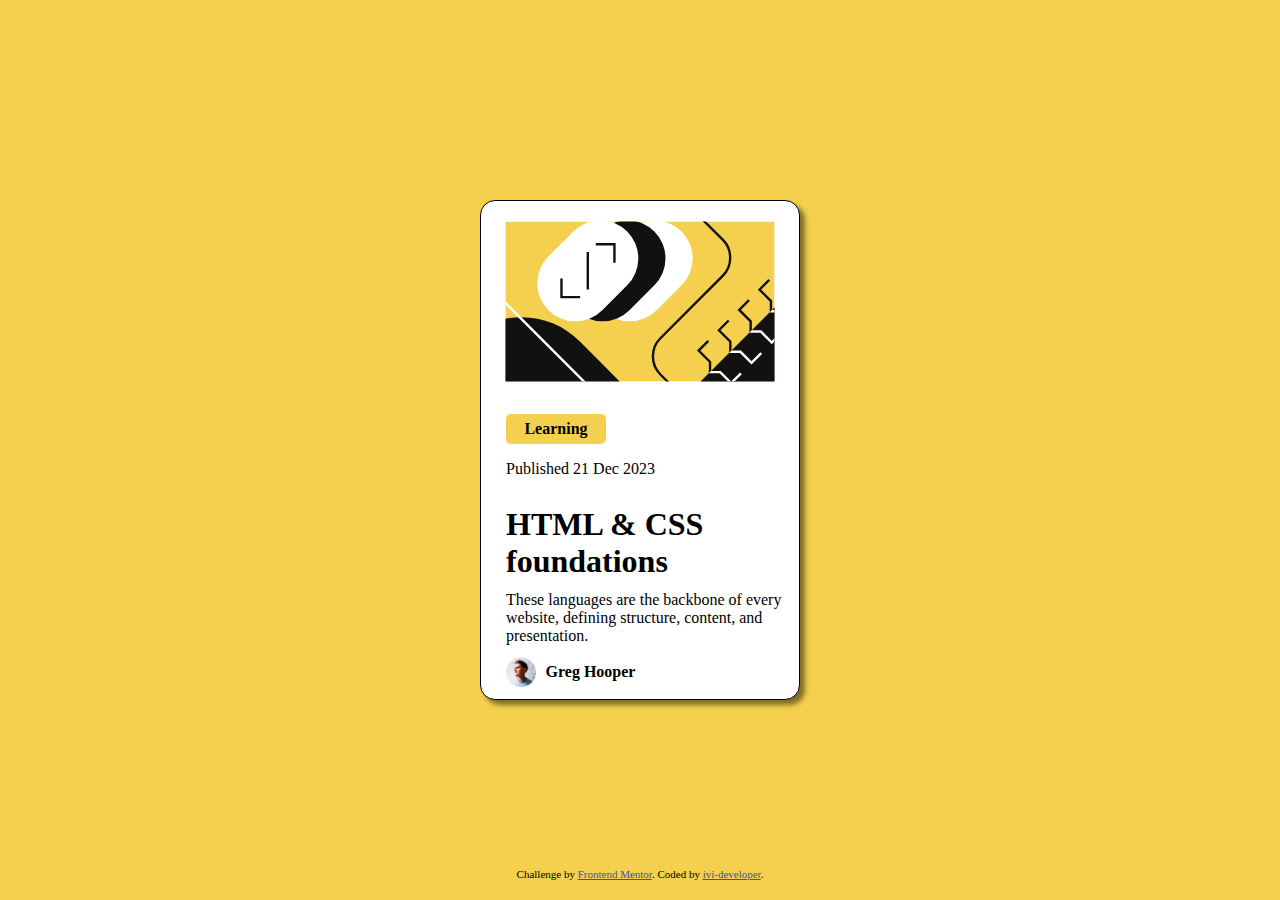
<file: blog-preview-card-main/index.html>
<!DOCTYPE html>
<html lang="en">
<head>
  <meta charset="UTF-8">
  <meta name="viewport" content="width=device-width, initial-scale=1.0"> <!-- displays site properly based on user's device -->
  <link rel="stylesheet" href="./style.css">
  <link rel="icon" type="image/png" sizes="32x32" href="./assets/images/favicon-32x32.png">
  
  <title>Frontend Mentor | Blog preview card</title>

  <!-- Feel free to remove these styles or customise in your own stylesheet 👍 -->
  <style>
    .attribution { font-size: 11px; text-align: center; }
    .attribution a { color: hsl(228, 45%, 44%); }
  </style>
</head>
<body>
  <section class="container">
    <svg xmlns="http://www.w3.org/2000/svg" width="336" height="201" fill="none" viewBox="0 0 336 201"><g clip-path="url(#a)"><path fill="#F4D04E" d="M0 .5h336v200H0z"/><rect width="139" height="95" x="87.996" y="77.729" fill="#fff" rx="47.5" transform="rotate(-45 87.996 77.729)"/><rect width="139" height="95" x="54.055" y="77.729" fill="#111" rx="47.5" transform="rotate(-45 54.055 77.729)"/><path fill="#111" d="M234.864 209.036 451.4-7.5l67.175 67.175-216.536 216.536z"/><rect width="139" height="95" x="20.114" y="77.729" fill="#fff" rx="47.5" transform="rotate(-45 20.114 77.729)"/><rect width="204.19" height="270.554" fill="#111" rx="102.095" transform="scale(-1 1) rotate(45 -103.887 14.564)"/><path stroke="#fff" stroke-width="3" d="m6.69-357.5 135.583 135.727c12.481 12.494 12.481 32.737 0 45.231L-45.544 11.475c-12.481 12.494-12.481 32.737 0 45.23L107.088 209.5"/><path stroke="#111" stroke-width="3" d="M69.965 71.719v23.334h23.334M136.079 52.273V28.94h-23.334M102.845 38.838v46.67M210.364-37.5l60.873 60.873c12.497 12.496 12.497 32.758 0 45.254l-77.745 77.746c-12.497 12.496-12.497 32.758 0 45.254l69.872 69.873"/><path stroke="#111" stroke-width="3" d="m253.339 149.574-12.144 12.145 14.256 14.257v12.672h12.673l13.729 13.729 12.145-12.145M278.685 124.228l-12.145 12.145 14.257 14.257v12.673h12.673l13.729 13.729 12.145-12.145M304.031 98.883l-12.145 12.144 14.257 14.257v12.673h12.673l13.729 13.729 12.144-12.145M329.376 73.537l-12.145 12.145 14.257 14.257v12.672h12.673l13.729 13.729 12.145-12.144"/><path stroke="#fff" stroke-width="5" d="m354.722 48.191-12.145 12.145 14.257 14.257v12.673h12.673l13.729 13.729 12.145-12.145"/><mask id="b" width="285" height="285" x="234" y="-8" maskUnits="userSpaceOnUse" style="mask-type:alpha"><path fill="#111" d="M234.864 209.036 451.4-7.5l67.175 67.175-216.536 216.536z"/></mask><g stroke="#fff" mask="url(#b)"><path stroke-width="3" d="m253.339 149.574-12.144 12.145 14.256 14.257v12.672h12.673l13.729 13.729 12.145-12.145M278.685 124.228l-12.145 12.145 14.257 14.257v12.673h12.673l13.729 13.729 12.145-12.145M304.031 98.883l-12.145 12.144 14.257 14.257v12.673h12.673l13.729 13.729 12.144-12.145M329.376 73.537l-12.145 12.145 14.257 14.257v12.672h12.673l13.729 13.729 12.145-12.145"/><path stroke-width="5" d="m354.722 48.191-12.145 12.145 14.257 14.257v12.673h12.673l13.729 13.729 12.145-12.145"/></g></g><defs><clipPath id="a"><path fill="#fff" d="M0 .5h336v200H0z"/></clipPath></defs></svg>
    <main class="cuerpo">
      <header>
        <div class="learning">Learning</div>
        <p class="fecha">Published 21 Dec 2023</p>
      </header>
      <h1>HTML & CSS foundations</h1>
      <article class="descripcion">
        These languages are the backbone of every website, defining structure, content, and presentation.
      </article>
      <footer class="autor">
        <img src="./assets/images/image-avatar.webp" alt="">
        Greg Hooper
      </footer>
      
    </main>
  </section>
  
  <div class="attribution">
    Challenge by <a href="https://www.frontendmentor.io?ref=challenge" target="_blank">Frontend Mentor</a>. 
    Coded by <a href="#">ivi-developer</a>.
  </div>
</body>
</html>
</file>
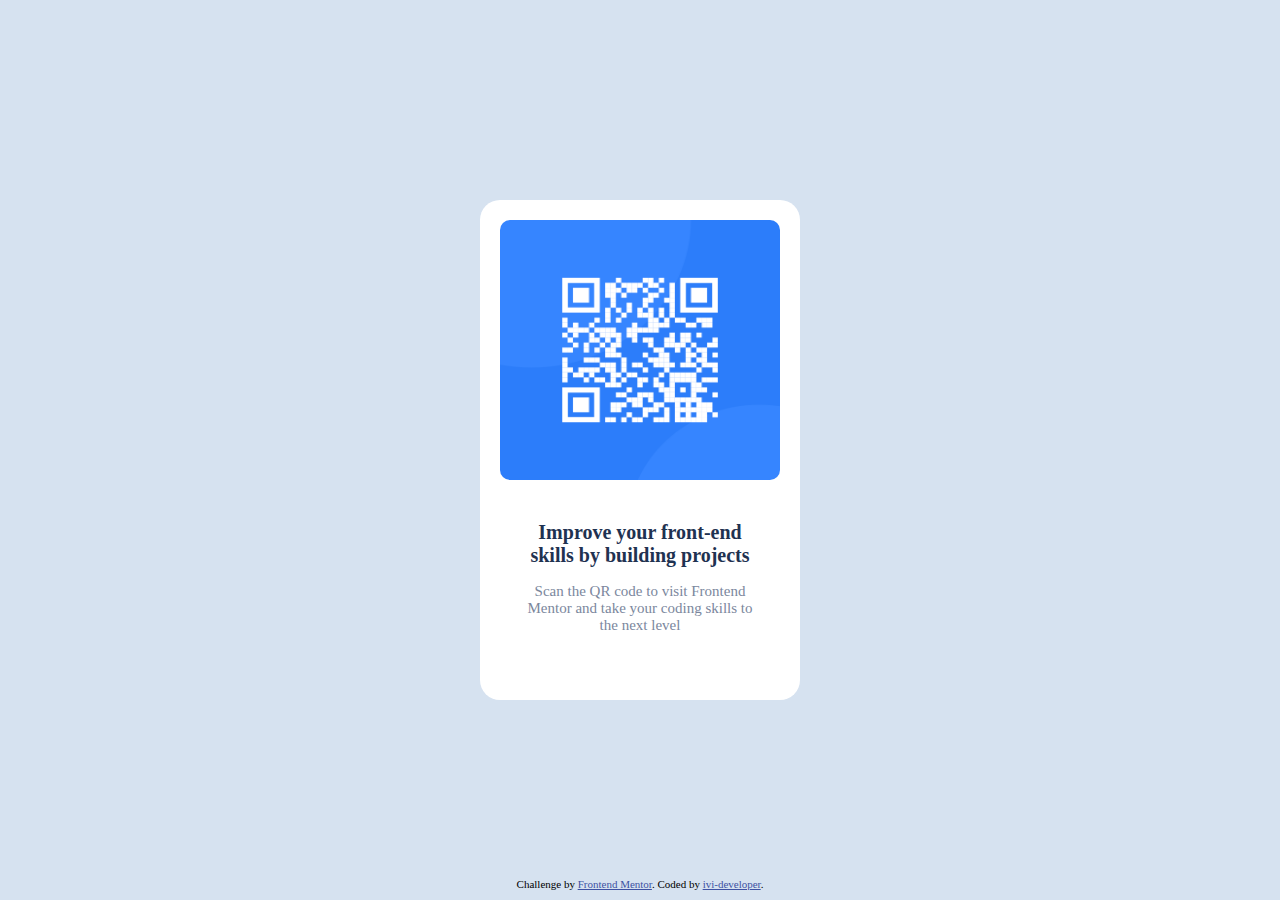
<file: qr-code-component-main/index.html>
<!DOCTYPE html>
<html lang="en">
<head>
  <meta charset="UTF-8">
  <meta name="viewport" content="width=device-width, initial-scale=1.0"> <!-- displays site properly based on user's device -->
  <link rel="stylesheet" href="./style.css">

  <link rel="icon" type="image/png" sizes="32x32" href="./images/favicon-32x32.png">
  
  <title>Frontend Mentor | QR code component</title>

  <!-- Feel free to remove these styles or customise in your own stylesheet 👍 -->
  <style>
    .attribution { font-size: 11px; text-align: center; }
    .attribution a { color: hsl(228, 45%, 44%); }
  </style>
</head>
<body>

  <section class="container">
   <img src="./images/image-qr-code.png" alt="codigo qr">
   <h2>Improve your front-end skills by building projects</h2> 
   <p>
      Scan the QR code to visit Frontend Mentor and take your coding skills to the next level
    </p>
  </section>
  
  <div class="attribution">
    Challenge by <a href="https://www.frontendmentor.io?ref=challenge" target="_blank">Frontend Mentor</a>. 
    Coded by <a href="#">ivi-developer</a>.
  </div>
</body>
</html>
</file>
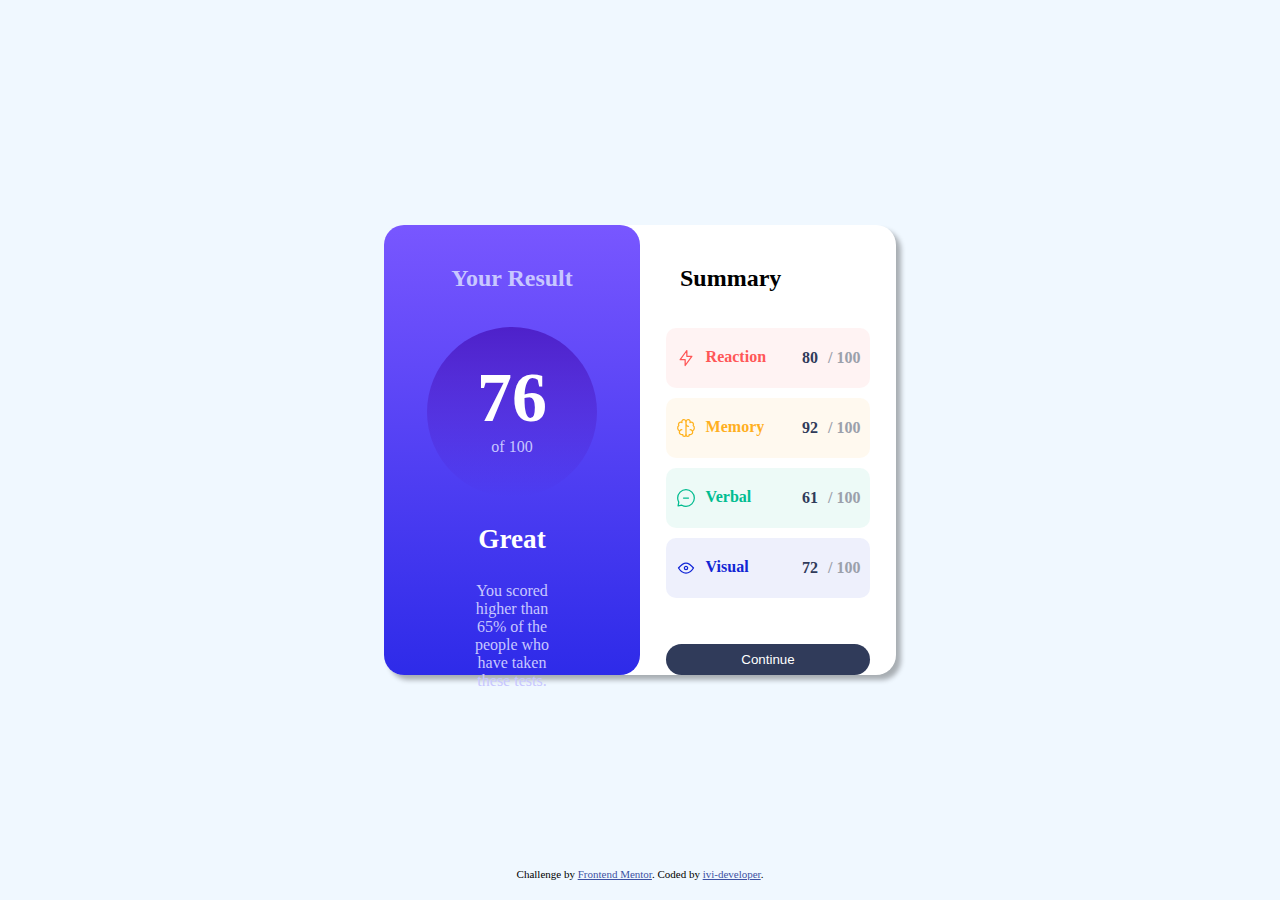
<file: results-summary-component-main/index.html>
<!DOCTYPE html>
<html lang="en">
<head>
  <meta charset="UTF-8">
  <meta name="viewport" content="width=device-width, initial-scale=1.0"> <!-- displays site properly based on user's device -->
  <link rel="stylesheet" href="./style.css">
  <link rel="icon" type="image/png" sizes="32x32" href="./assets/images/favicon-32x32.png">
  
  <title>Frontend Mentor | Results summary component</title>

  <!-- Feel free to remove these styles or customise in your own stylesheet 👍 -->
  <style>
    .attribution { font-size: 11px; text-align: center; }
    .attribution a { color: hsl(228, 45%, 44%); }
  </style>
</head>
<body>
  <main class="container">
    <section class="result">
      <h2>Your Result</h2>
      <div class="progreso">
        <p>76</p>
        <p>of 100</p>
      </div>
      <h3>Great</h3>
      <p class="score">You scored higher than 65% of the people who have taken these tests.</p>
    </section>
    <section class="summary">
      <h2>Summary</h2>
      <ul class="categorias">
        <li class="reaction">
          <span>
            <svg xmlns="http://www.w3.org/2000/svg" width="20" height="20" fill="none" viewBox="0 0 20 20"><path stroke="#F55" stroke-linecap="round" stroke-linejoin="round" stroke-width="1.25" d="M10.833 8.333V2.5l-6.666 9.167h5V17.5l6.666-9.167h-5Z"/></svg>
            <span>Reaction</span>
          </span>
         <span class="numero">80 <span class="barra"> / 100</span></span>
        </li>
        <li class="memory">
          <span>
            <svg xmlns="http://www.w3.org/2000/svg" width="20" height="20" fill="none" viewBox="0 0 20 20"><path stroke="#FFB21E" stroke-linecap="round" stroke-linejoin="round" stroke-width="1.25" d="M5.833 11.667a2.5 2.5 0 1 0 .834 4.858"/><path stroke="#FFB21E" stroke-linecap="round" stroke-linejoin="round" stroke-width="1.25" d="M3.553 13.004a3.333 3.333 0 0 1-.728-5.53m.025-.067a2.083 2.083 0 0 1 2.983-2.824m.199.054A2.083 2.083 0 1 1 10 3.75v12.917a1.667 1.667 0 0 1-3.333 0M10 5.833a2.5 2.5 0 0 0 2.5 2.5m1.667 3.334a2.5 2.5 0 1 1-.834 4.858"/><path stroke="#FFB21E" stroke-linecap="round" stroke-linejoin="round" stroke-width="1.25" d="M16.447 13.004a3.334 3.334 0 0 0 .728-5.53m-.025-.067a2.083 2.083 0 0 0-2.983-2.824M10 3.75a2.085 2.085 0 0 1 2.538-2.033 2.084 2.084 0 0 1 1.43 2.92m-.635 12.03a1.667 1.667 0 0 1-3.333 0"/></svg>
            <span>Memory</span>
          </span>
          <span class="numero">92 <span class="barra"> / 100</span></span>
        </li>
        <li class="verbal">
          <span>           
            <svg xmlns="http://www.w3.org/2000/svg" width="20" height="20" fill="none" viewBox="0 0 20 20"><path stroke="#00BB8F" stroke-linecap="round" stroke-linejoin="round" stroke-width="1.25" d="M7.5 10h5M10 18.333A8.333 8.333 0 1 0 1.667 10c0 1.518.406 2.942 1.115 4.167l-.699 3.75 3.75-.699A8.295 8.295 0 0 0 10 18.333Z"/></svg>
            <span>Verbal</span>
          </span>
          <span class="numero">61 <span class="barra">/ 100</span></span>
        </li>
        <li class="visual">
          <span>
            <svg xmlns="http://www.w3.org/2000/svg" width="20" height="20" fill="none" viewBox="0 0 20 20"><path stroke="#1125D6" stroke-linecap="round" stroke-linejoin="round" stroke-width="1.25" d="M10 11.667a1.667 1.667 0 1 0 0-3.334 1.667 1.667 0 0 0 0 3.334Z"/><path stroke="#1125D6" stroke-linecap="round" stroke-linejoin="round" stroke-width="1.25" d="M17.5 10c-1.574 2.492-4.402 5-7.5 5s-5.926-2.508-7.5-5C4.416 7.632 6.66 5 10 5s5.584 2.632 7.5 5Z"/></svg>
            <span>Visual</span>
          </span>
          <span class="numero">72 <span class="barra">/ 100</span></span>
        </li>
      </ul>
      <button>
        Continue
      </button>
    </section>
  </main>
  
  <div class="attribution">
    Challenge by <a href="https://www.frontendmentor.io?ref=challenge" target="_blank">Frontend Mentor</a>. 
    Coded by <a href="#">ivi-developer</a>.
  </div>
</body>
</html>
</file>
<file: blog-preview-card-main/style.css>
html {
    box-sizing: border-box;
}
*, *:before, *:after {
    box-sizing: inherit;
}
body{
    margin: 0;
    background-color:  hsl(47, 88%, 63%);
    min-height: 100vh;
    display: flex;
    flex-direction: column;
    align-items: center;
    justify-content: center;
}
.container{
    box-shadow: 5px 5px 5px 0px rgba(0,0,0,0.48);
    display: flex;
    flex-direction: column;
    align-items: center;
    height: 500px;
    width: 320px;
    background-color: white;
    border: 1px solid black;
    border-radius: 15px;
}
.container:hover{
    box-shadow: inset 5px 5px 5px 0px rgba(0,0,0,0.48);
}
.container:active{
    box-shadow: inset 0px 0px 5px 5px rgba(0,0,0,0.48);
}
.container h1{
    margin: 0;
}
.cuerpo{
    margin-left: 25px;
    display: flex;
    flex-direction: column;
    flex: 1;
    justify-content: space-evenly;
}
.learning{
    display: flex;
    background-color: hsl(47, 88%, 63%);
    width: 100px;
    height: 30px;
    border-radius: 5px;
    align-items: center;
    justify-content: center;
    font-weight: bold;
}
.container svg{
    padding: 20px 0;
}
.autor{
    display: flex;
    font-weight: bold;
    align-items: center;
    gap: 10px;
}
.autor img{
    height: 30px;
}
.attribution{
    position: absolute;
    bottom: 20px;
}
</file>
<file: qr-code-component-main/style.css>
*{
    box-sizing: border-box;
}
body{
    height: 100vh;
    margin: 0;
    background-color: hsl(212, 45%, 89%);
    display: flex;
    flex-direction: column;
    align-items: center;
    justify-content: center;
}
.container{
    
    height: 500px;
    width: 320px;
    background-color: white;
    border-radius: 20px;
}
.container img{
    border-radius: 30px;
    padding: 20px;
    height: 60%;
    width: 100%;
}
.container h2{
    padding: 0 40px 0;
    justify-content: center;
    text-align: center;
    color: hsl(218, 44%, 22%);
    font-size: 20px;
}
.container p{
    padding: 0 40px;
    justify-content: center;
    text-align: center;
    font-size: 15px;
    color: hsl(220, 15%, 55%);
}
.attribution{
    position: absolute;
    bottom: 10px;
}
</file>
<file: results-summary-component-main/style.css>
body{
    margin: 0;
    min-height: 100vh;
    background-color: aliceblue;
    display: flex;
    flex-direction: column;
    justify-content: center;
    align-items: center;
}
.container{
    height: 50vh;
    width: 40vw;
    background-color: white;
    display: flex;
    border-radius: 20px;
    box-shadow: 5px 5px 5px 0px rgba(0,0,0,0.3);
}
.result{
    border-radius: 20px;
    width: 50%;
    background: linear-gradient(to bottom, hsl(252, 100%, 67%), hsl(241, 81%, 54%));    
    display: flex;
    flex-direction: column;
    align-items: center;
}
.progreso{
    display: flex;
    flex-direction: column;
    align-items: center;
    justify-content: center;
    border-radius: 50%;
    width: 170px;
    height: 170px;
    background:linear-gradient(to bottom,  hsla(256, 72%, 46%, 1),hsla(241, 72%, 46%, 0));  
    margin-top: 15px;
}
h2{
    padding-top: 20px;
}
.progreso p:first-child{
    margin-top: 40px;
    margin-bottom: 0;
    font-size: 70px;
    color: white;
    font-weight: bold;
}
.progreso p:last-child{
    margin-top: 0;
    margin-bottom: 50px;
    color: hsl(241, 100%, 89%);
}
.result h2{
    color: hsl(241, 100%, 89%);
}
.result h3{
    color: white;
    font-size: 1.7em;
}
.score{
    margin: 0 80px;
    text-align: center;
    color: hsl(241, 100%, 89%);
}
.summary{
    width: 50%;
    display: flex;
    flex-direction: column;
    flex: 1;
}
.categorias{
    align-self: center;
    padding: 0;
    list-style-type: none;
    display: flex;
    flex-direction: column;
    width: 80%;
}
.categorias li{
    display: flex;
    justify-content: space-between;
    align-items: center;
    border-radius: 10px;
    margin-bottom: 10px;
    height: 60px;
    padding: 0 10px;
}
.categorias li span{
    display: flex;
    gap: 10px;
    font-weight: bold;
}
.reaction{
    background-color: hsl(0, 100%, 67%, 0.07);
}
.reaction span:first-child{
    color: hsl(0, 100%, 67%);
}
.memory{
    background-color: hsla(39, 100%, 56%, 0.07) ;
}
.memory span:first-child{
    color: hsl(39, 100%, 56%);
}
.verbal{
    background-color: hsl(166, 100%, 37%, 0.07);
}
.verbal span:first-child{
    color: hsl(166, 100%, 37%);
}
.visual{
    background-color: hsla(234, 85%, 45%, 0.07);
}
.visual span:first-child{
    color: hsl(234, 85%, 45%);
}
.summary button{
    align-self: center;
    height: 55px;
    width: 80%;
    border: none;
    border-radius: 20px;
    background-color: hsl(224, 30%, 27%);
    color: white;
    margin-top: 20px;
}
.categorias li .numero{
    color: hsl(224, 30%, 27%);
}
.categorias li .barra{
    color: hsl(221, 9%, 64%);
}
.summary h2{
    margin-left: 40px;
}
.attribution{
    position: absolute;
    bottom: 20px;
}
@media(width<400px){
    .container{
        
        width: 100vw;
        height: 100vh;
        flex-direction: column;
        border-radius: 0;
    }
    .result{
        width: 100%;
        border-top-right-radius: 0;
        border-top-left-radius: 0;
        box-sizing: border-box;
        height: 40%;
    }
    .result h2{
        padding-top: 0;
    }
    .summary{
        width: 100%;
        height: auto;
    }
    .score{
        margin: 0 60px 0;
    }
    .result h3{
        margin-bottom: 15px;
    }
    .categorias li{
        margin-bottom: 10px;
    }
    .summary button{
        margin-top: 5px;
    }
}
</file>
